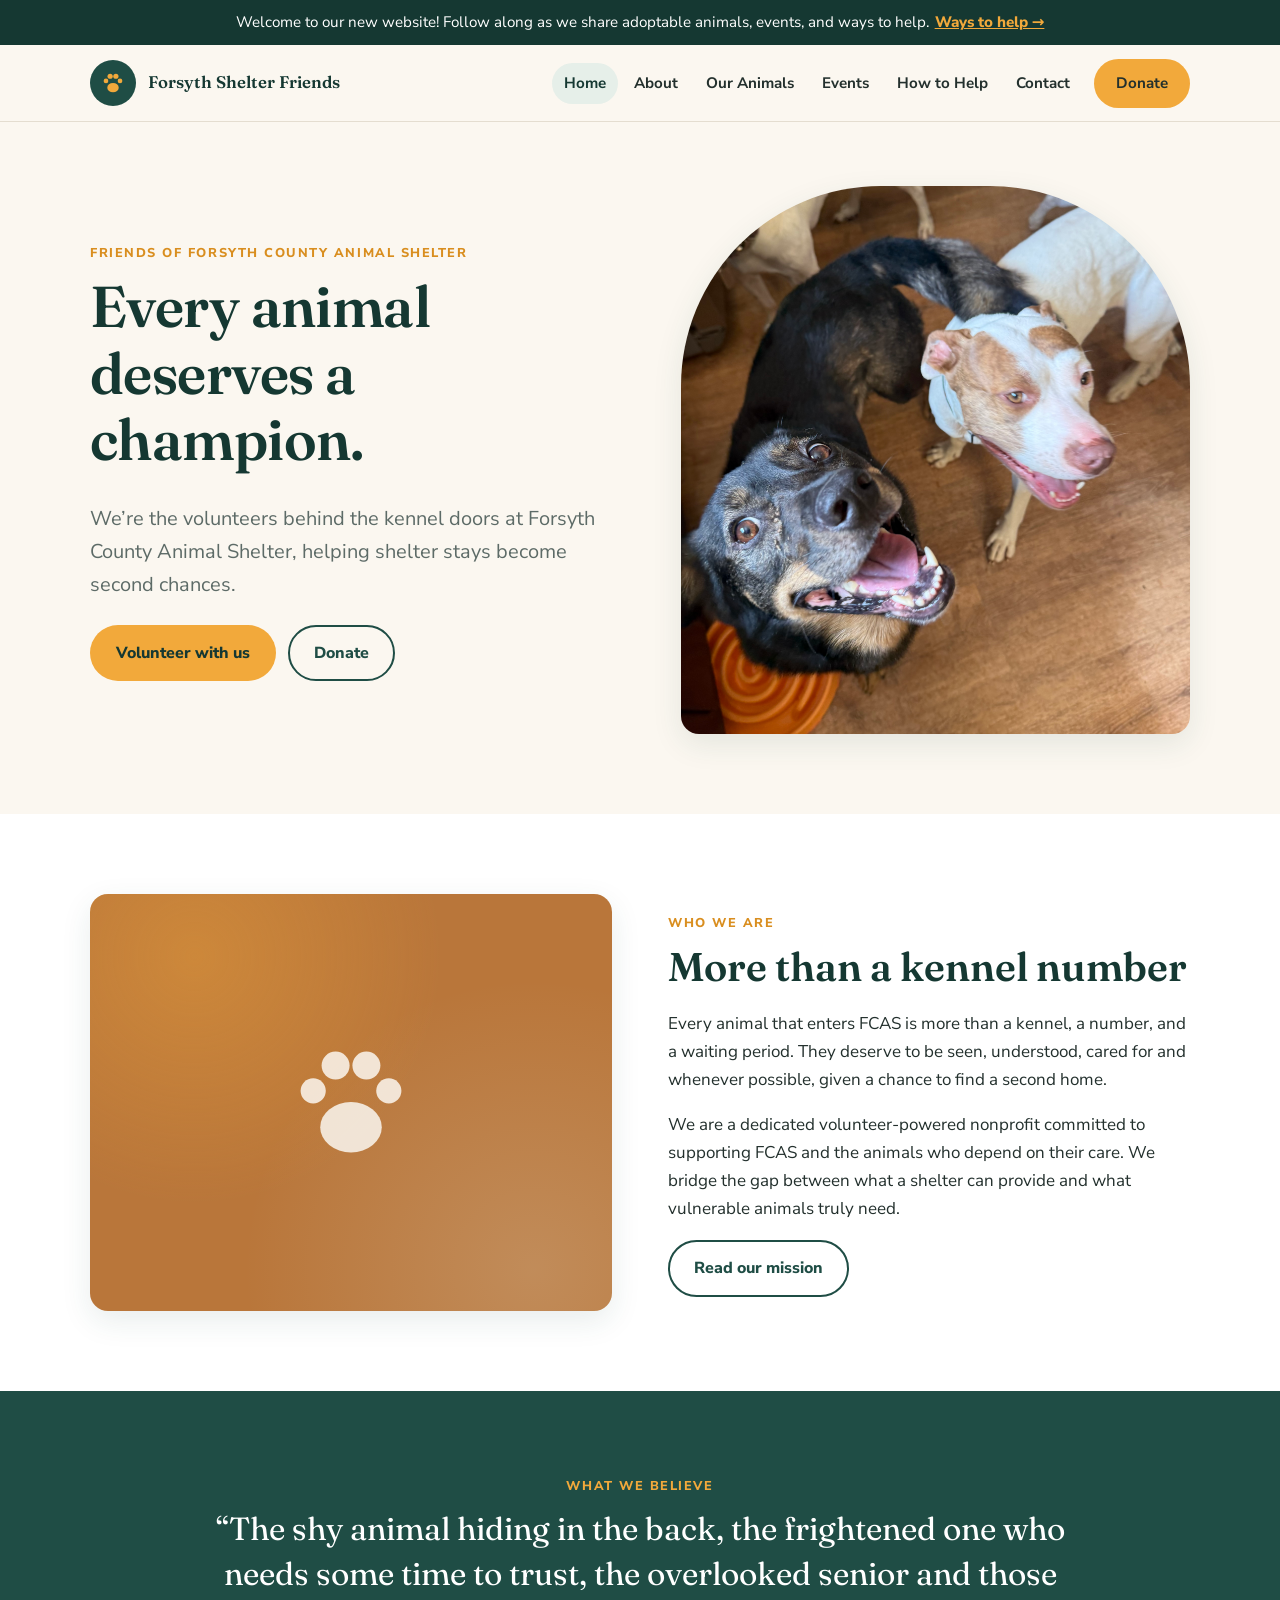
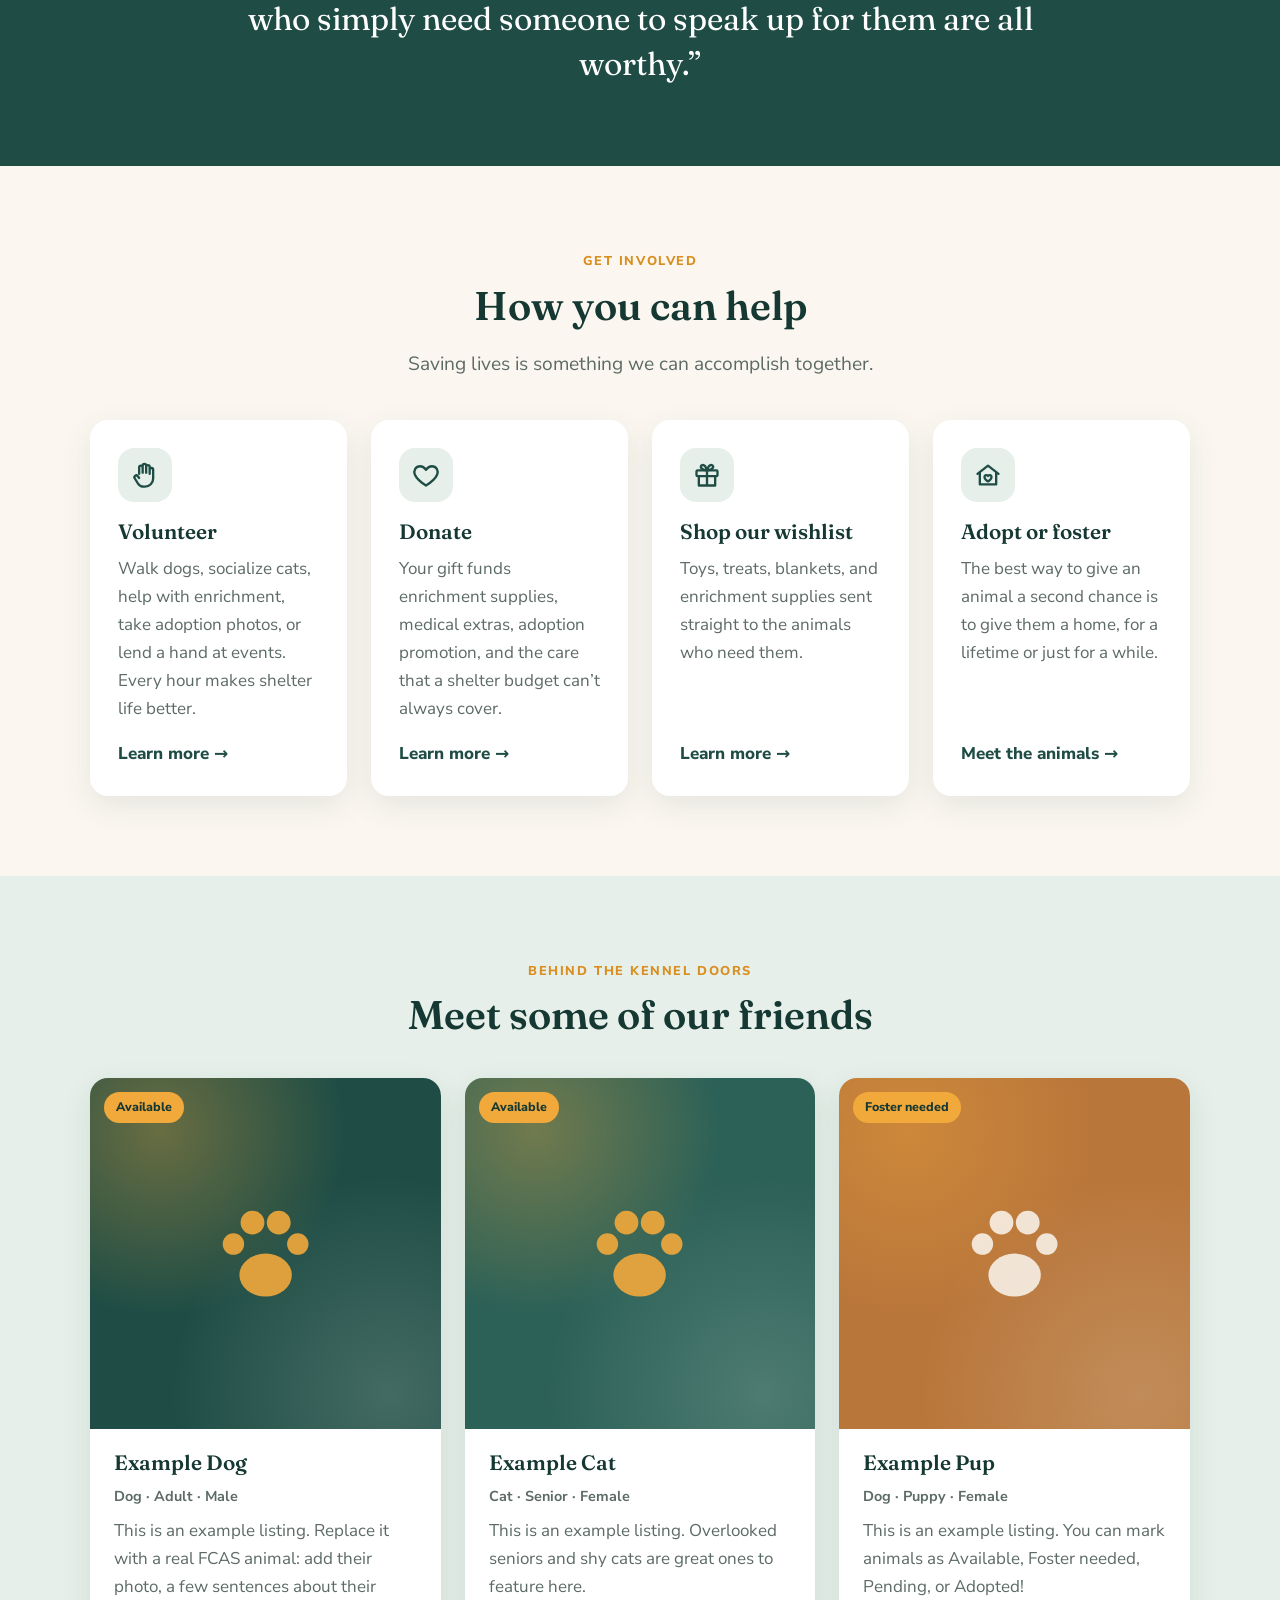
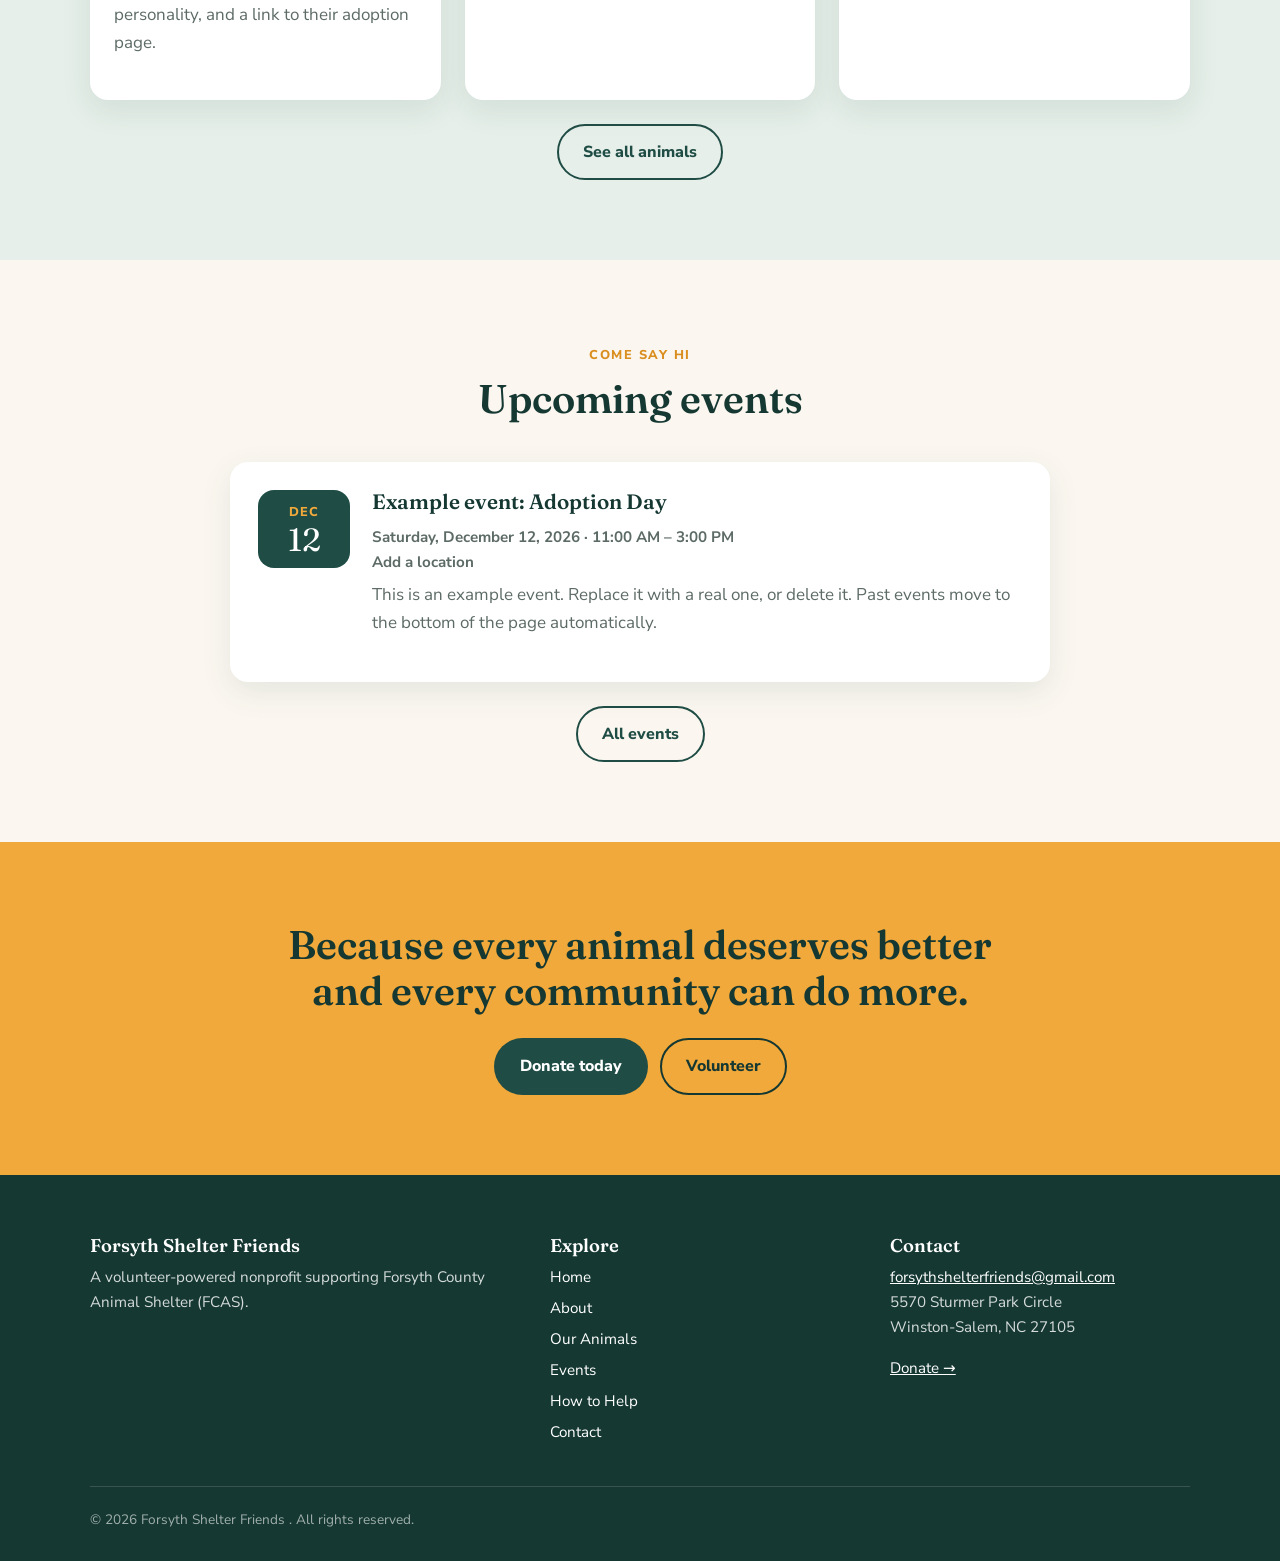
<file: index.html>
<!DOCTYPE html>
<html lang="en">
<head>
<meta charset="utf-8">
<meta name="viewport" content="width=device-width, initial-scale=1">
<title>Friends of FCAS | Every animal deserves a champion</title>
<meta name="description" content="Friends of Forsyth County Animal Shelter: a volunteer-powered nonprofit supporting FCAS and helping shelter animals find second chances.">
<link rel="icon" href="assets/favicon.svg" type="image/svg+xml">
<link rel="preconnect" href="https://fonts.googleapis.com">
<link rel="preconnect" href="https://fonts.gstatic.com" crossorigin>
<link href="https://fonts.googleapis.com/css2?family=Fraunces:opsz,wght@9..144,600&family=Nunito+Sans:wght@400;700;800&display=swap" rel="stylesheet">
<link rel="stylesheet" href="assets/style.css">
</head>
<body data-page="index">
<div id="site-header"></div>
<main>
<section class="hero"><div class="wrap hero-grid">
<div>
<span class="eyebrow">Friends of Forsyth County Animal Shelter</span>
<h1 id="hero-title"></h1>
<p class="lead" id="hero-text"></p>
<div class="btn-row" id="hero-buttons"></div>
</div>
<div class="hero-media" id="hero-media"></div>
</div></section>

<section class="section" style="background:#fff"><div class="wrap split">
<div class="split-media" id="intro-media"></div>
<div>
<span class="eyebrow">Who we are</span>
<h2 id="intro-title"></h2>
<div id="intro-text"></div>
<a class="btn btn-outline" href="about.html">Read our mission</a>
</div>
</div></section>

<section class="section quote-band"><div class="wrap center">
<span class="eyebrow">What we believe</span>
<blockquote id="belief-quote"></blockquote>
</div></section>

<section class="section"><div class="wrap">
<div class="center"><span class="eyebrow">Get involved</span><h2>How you can help</h2>
<p class="lead">Saving lives is something we can accomplish together.</p></div>
<div class="grid grid-4" id="help-cards" style="margin-top:40px"></div>
</div></section>

<section class="section" style="background:var(--sage)"><div class="wrap">
<div class="center"><span class="eyebrow">Behind the kennel doors</span><h2>Meet some of our friends</h2></div>
<div class="grid grid-3" id="animal-cards" style="margin-top:40px"></div>
<div class="center btn-row"><a class="btn btn-outline" href="animals.html">See all animals</a></div>
</div></section>

<section class="section" id="events-section"><div class="wrap">
<div class="center"><span class="eyebrow">Come say hi</span><h2>Upcoming events</h2></div>
<div class="grid" id="event-list" style="margin:40px auto 0;max-width:820px"></div>
<div class="center btn-row"><a class="btn btn-outline" href="events.html">All events</a></div>
</div></section>

<section class="section cta-band"><div class="wrap center">
<h2 id="closing-text"></h2>
<div class="btn-row" id="closing-buttons"></div>
</div></section>
</main>
<div id="site-footer"></div>
<script src="assets/site.js"></script>
</body>
</html>
</file>
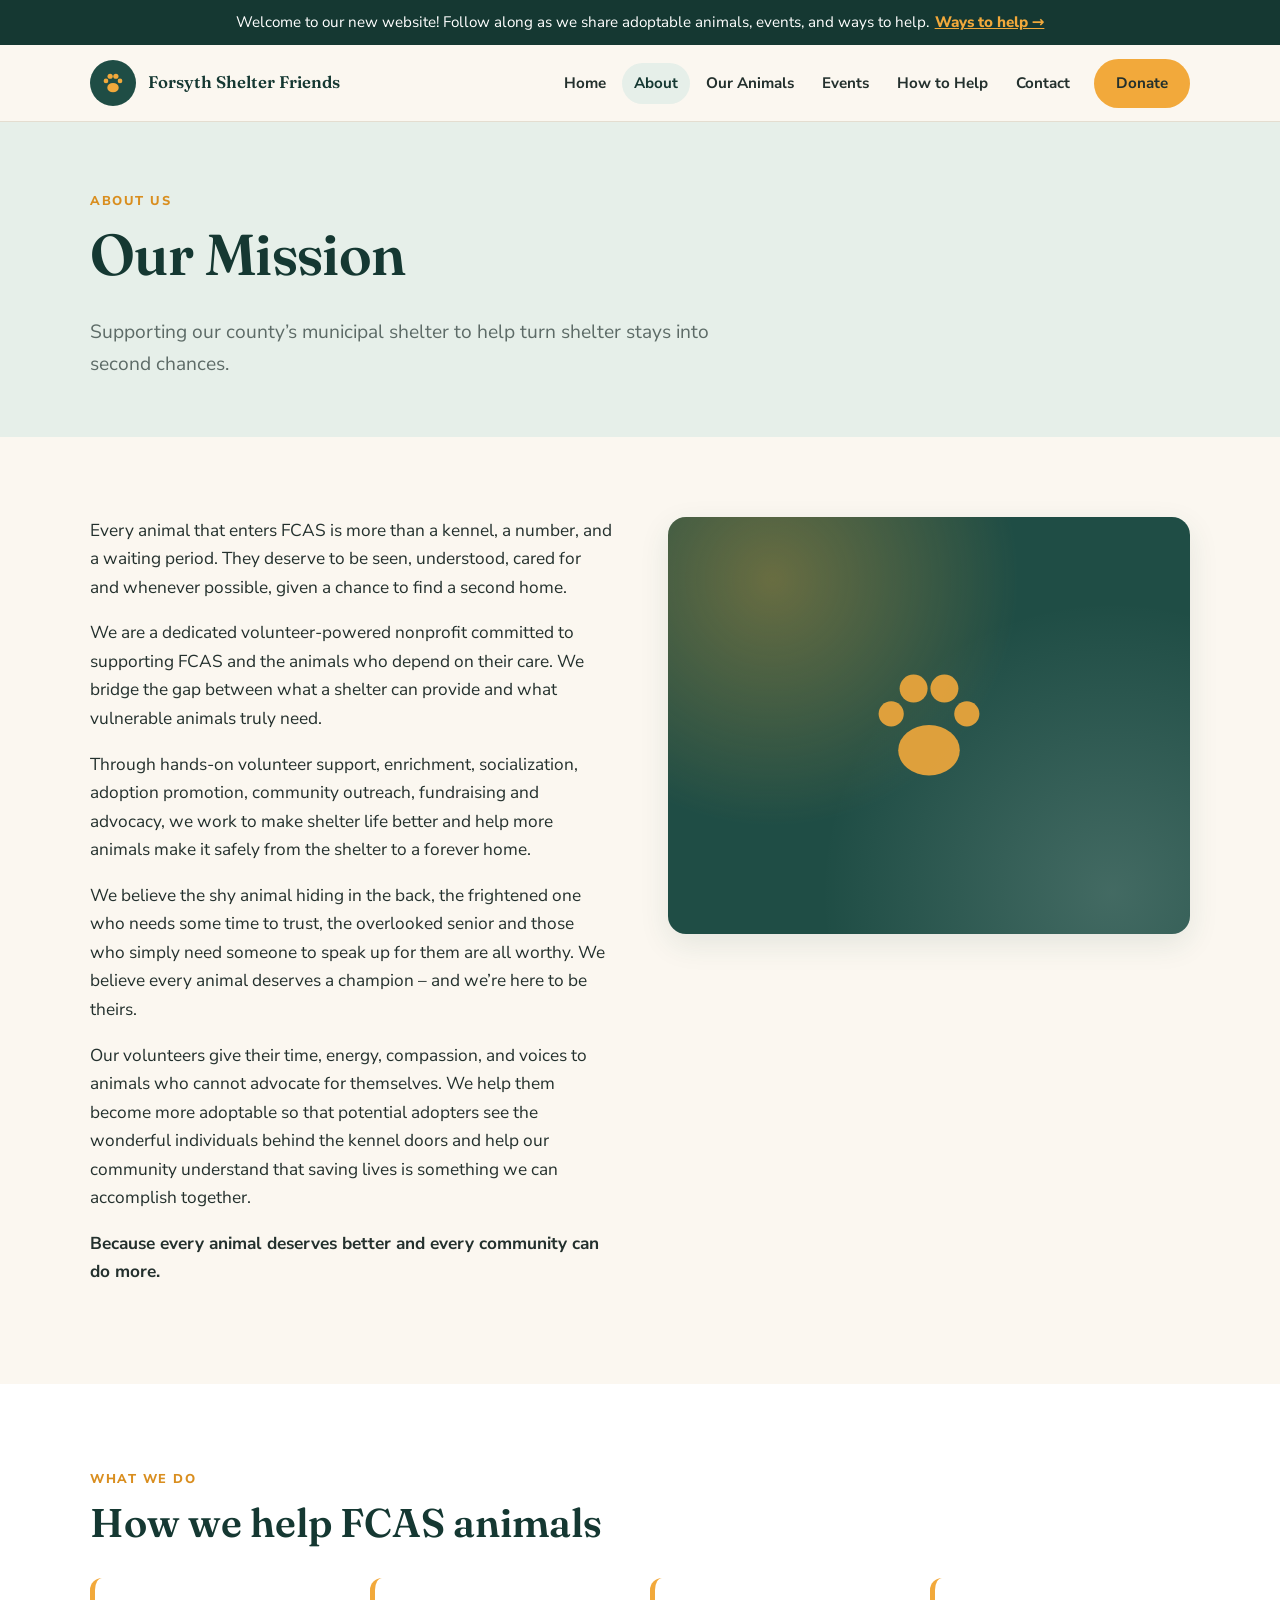
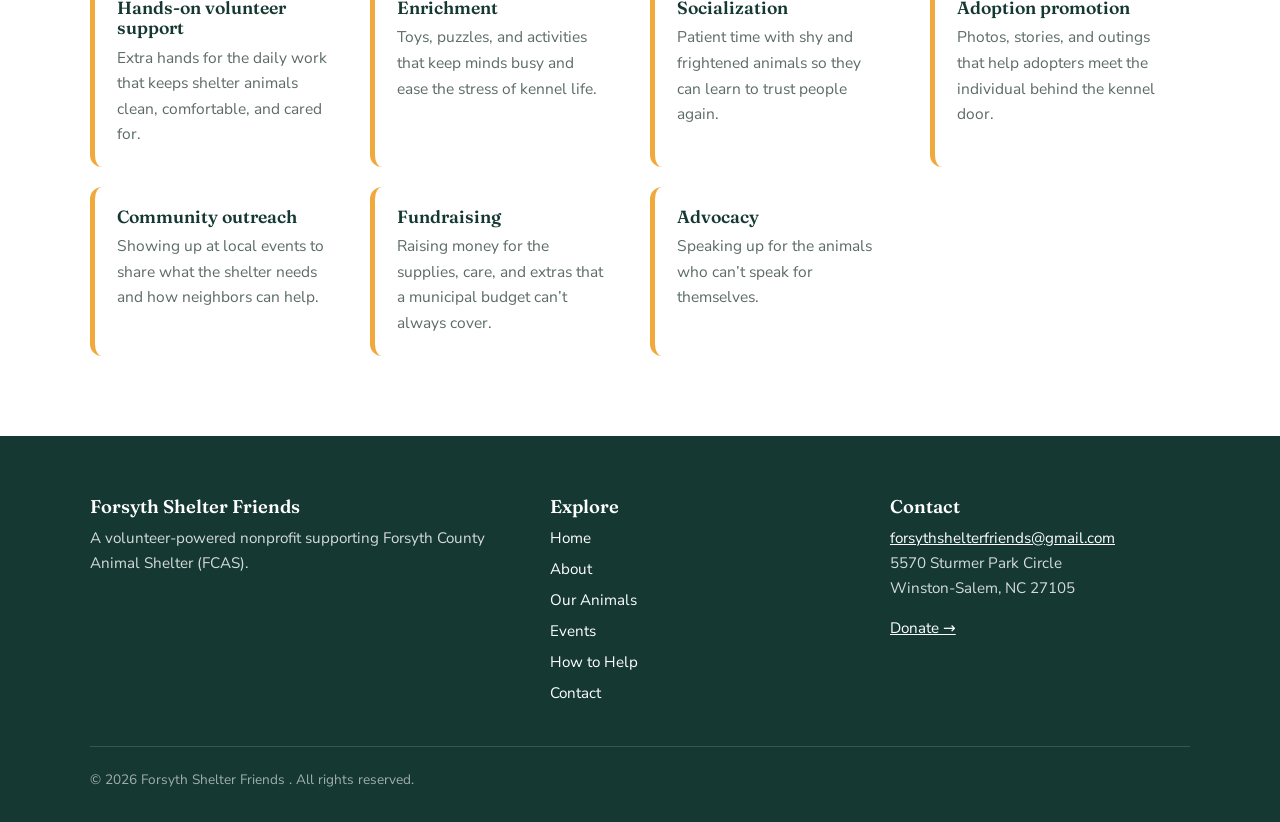
<file: about.html>
<!DOCTYPE html>
<html lang="en">
<head>
<meta charset="utf-8">
<meta name="viewport" content="width=device-width, initial-scale=1">
<title>About Us | Friends of FCAS</title>
<meta name="description" content="Friends of Forsyth County Animal Shelter: a volunteer-powered nonprofit supporting FCAS and helping shelter animals find second chances.">
<link rel="icon" href="assets/favicon.svg" type="image/svg+xml">
<link rel="preconnect" href="https://fonts.googleapis.com">
<link rel="preconnect" href="https://fonts.gstatic.com" crossorigin>
<link href="https://fonts.googleapis.com/css2?family=Fraunces:opsz,wght@9..144,600&family=Nunito+Sans:wght@400;700;800&display=swap" rel="stylesheet">
<link rel="stylesheet" href="assets/style.css">
</head>
<body data-page="about">
<div id="site-header"></div>
<main>
<section class="page-hero"><div class="wrap">
<span class="eyebrow">About us</span>
<h1 id="page-title"></h1>
<p class="lead" id="page-lead"></p>
</div></section>
<section class="section"><div class="wrap split" style="align-items:start">
<div class="prose" id="about-body"></div>
<div class="split-media" id="about-media"></div>
</div></section>
<section class="section" style="background:#fff"><div class="wrap">
<span class="eyebrow">What we do</span><h2>How we help FCAS animals</h2>
<div class="programs" id="program-list" style="margin-top:32px"></div>
</div></section>
<section class="section" id="team-section"><div class="wrap">
<div class="center"><span class="eyebrow">Our people</span><h2>Meet the team</h2></div>
<div class="grid grid-3" id="team-list" style="margin-top:40px"></div>
</div></section>
</main>
<div id="site-footer"></div>
<script src="assets/site.js"></script>
</body>
</html>
</file>
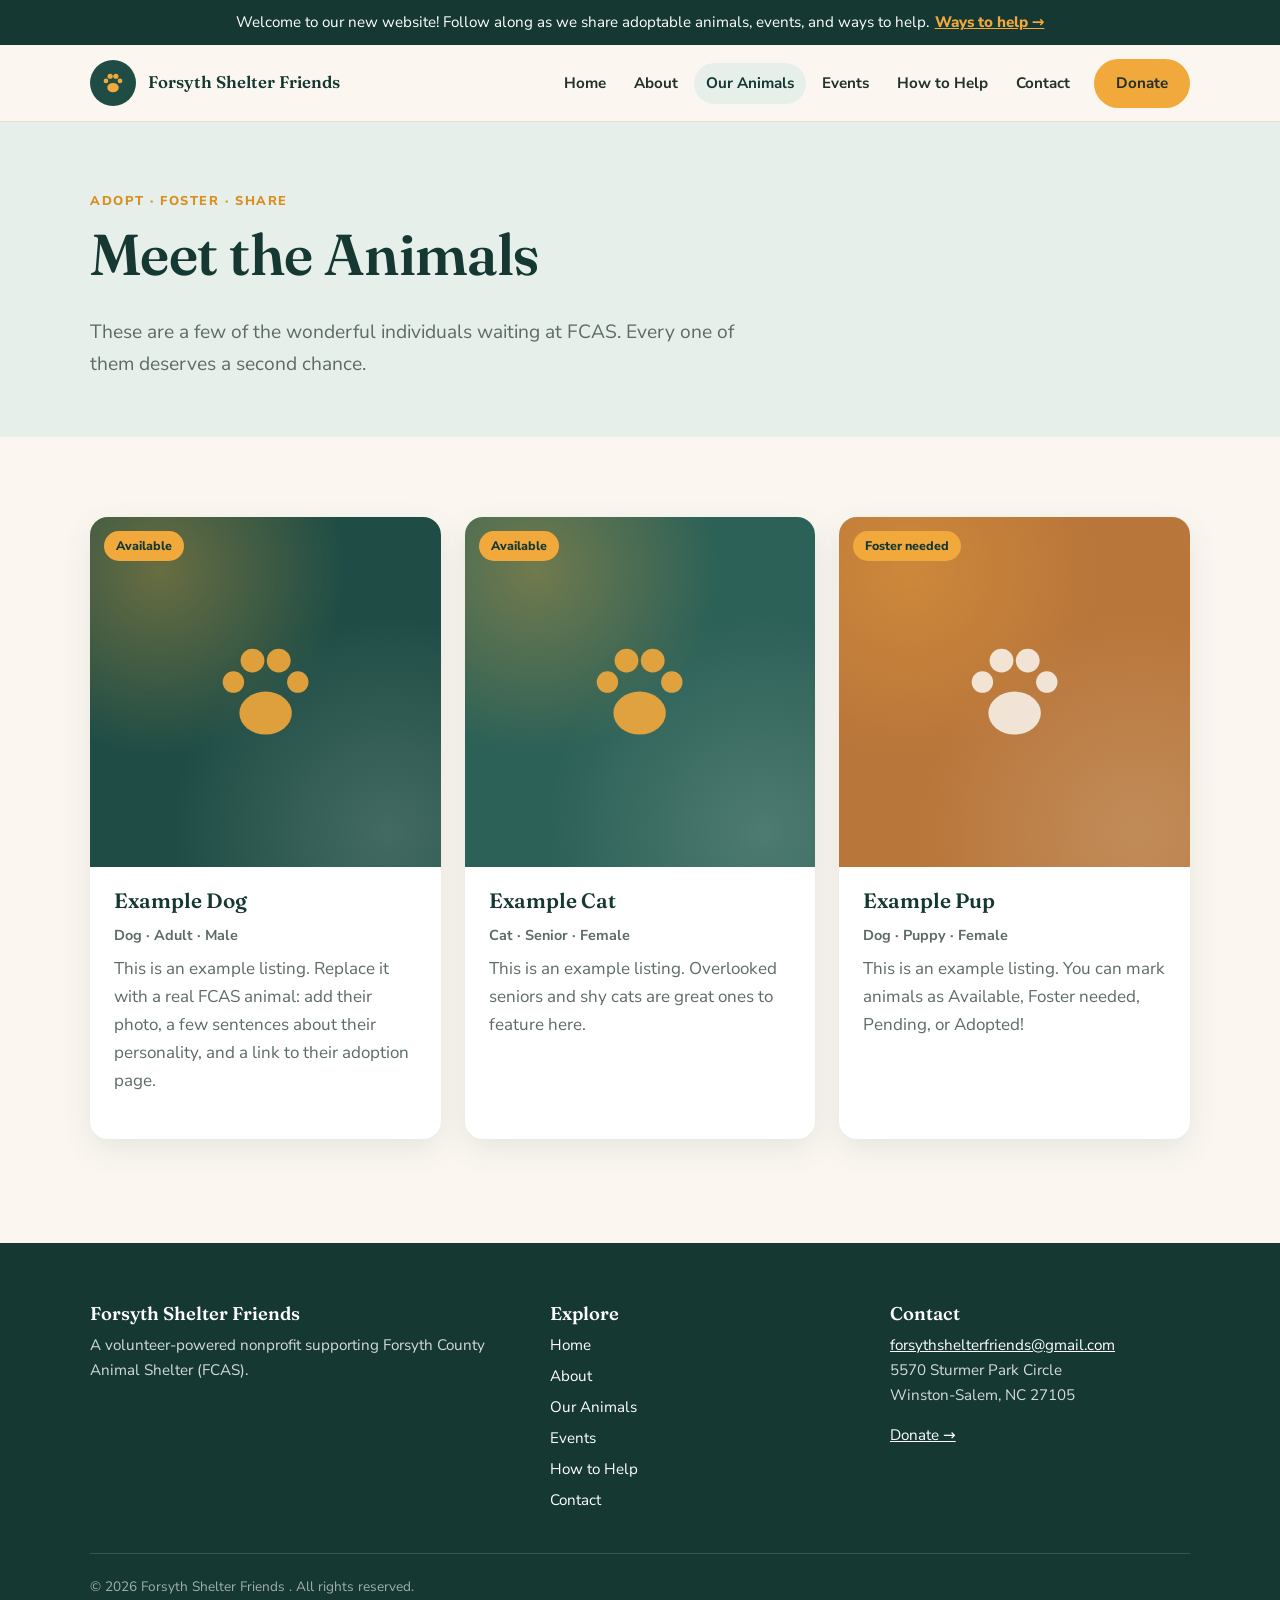
<file: animals.html>
<!DOCTYPE html>
<html lang="en">
<head>
<meta charset="utf-8">
<meta name="viewport" content="width=device-width, initial-scale=1">
<title>Our Animals | Friends of FCAS</title>
<meta name="description" content="Friends of Forsyth County Animal Shelter: a volunteer-powered nonprofit supporting FCAS and helping shelter animals find second chances.">
<link rel="icon" href="assets/favicon.svg" type="image/svg+xml">
<link rel="preconnect" href="https://fonts.googleapis.com">
<link rel="preconnect" href="https://fonts.gstatic.com" crossorigin>
<link href="https://fonts.googleapis.com/css2?family=Fraunces:opsz,wght@9..144,600&family=Nunito+Sans:wght@400;700;800&display=swap" rel="stylesheet">
<link rel="stylesheet" href="assets/style.css">
</head>
<body data-page="animals">
<div id="site-header"></div>
<main>
<section class="page-hero"><div class="wrap">
<span class="eyebrow">Adopt · Foster · Share</span>
<h1 id="page-title"></h1>
<p class="lead" id="page-lead"></p>
</div></section>
<section class="section"><div class="wrap">
<div class="grid grid-3" id="animal-cards"></div>
<div class="center btn-row" id="shelter-link"></div>
</div></section>
</main>
<div id="site-footer"></div>
<script src="assets/site.js"></script>
</body>
</html>
</file>
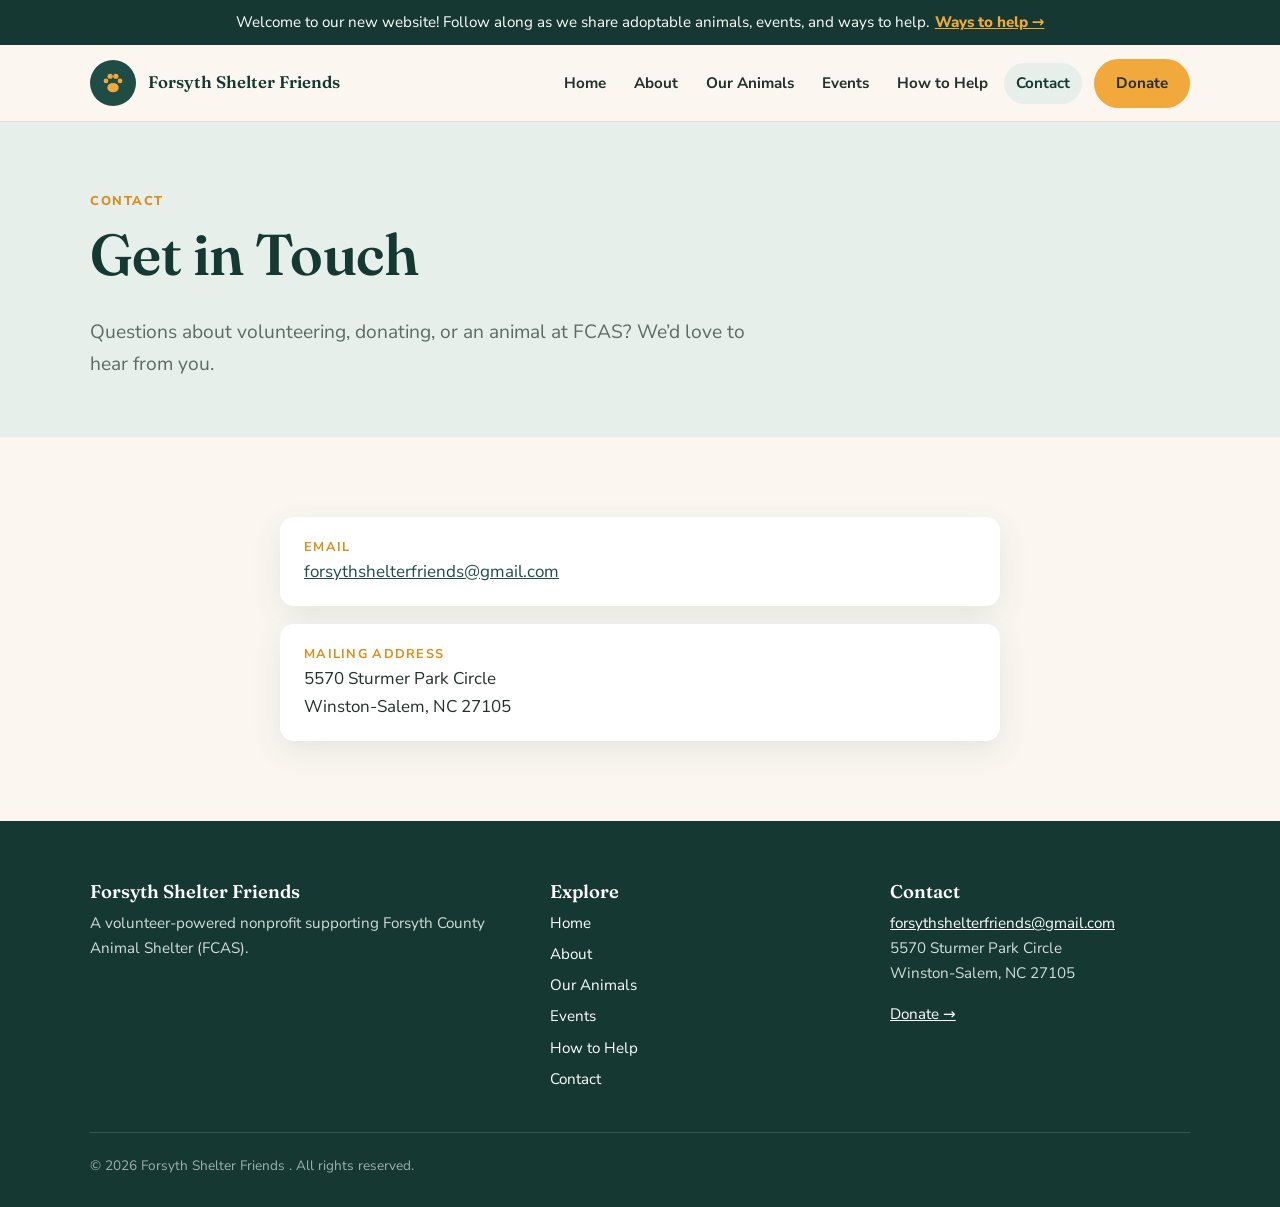
<file: contact.html>
<!DOCTYPE html>
<html lang="en">
<head>
<meta charset="utf-8">
<meta name="viewport" content="width=device-width, initial-scale=1">
<title>Contact | Friends of FCAS</title>
<meta name="description" content="Friends of Forsyth County Animal Shelter: a volunteer-powered nonprofit supporting FCAS and helping shelter animals find second chances.">
<link rel="icon" href="assets/favicon.svg" type="image/svg+xml">
<link rel="preconnect" href="https://fonts.googleapis.com">
<link rel="preconnect" href="https://fonts.gstatic.com" crossorigin>
<link href="https://fonts.googleapis.com/css2?family=Fraunces:opsz,wght@9..144,600&family=Nunito+Sans:wght@400;700;800&display=swap" rel="stylesheet">
<link rel="stylesheet" href="assets/style.css">
</head>
<body data-page="contact">
<div id="site-header"></div>
<main>
<section class="page-hero"><div class="wrap">
<span class="eyebrow">Contact</span>
<h1 id="page-title"></h1>
<p class="lead" id="page-lead"></p>
</div></section>
<section class="section"><div class="wrap" style="max-width:760px">
<ul class="contact-list" id="contact-list"></ul>
</div></section>
</main>
<div id="site-footer"></div>
<script src="assets/site.js"></script>
</body>
</html>
</file>
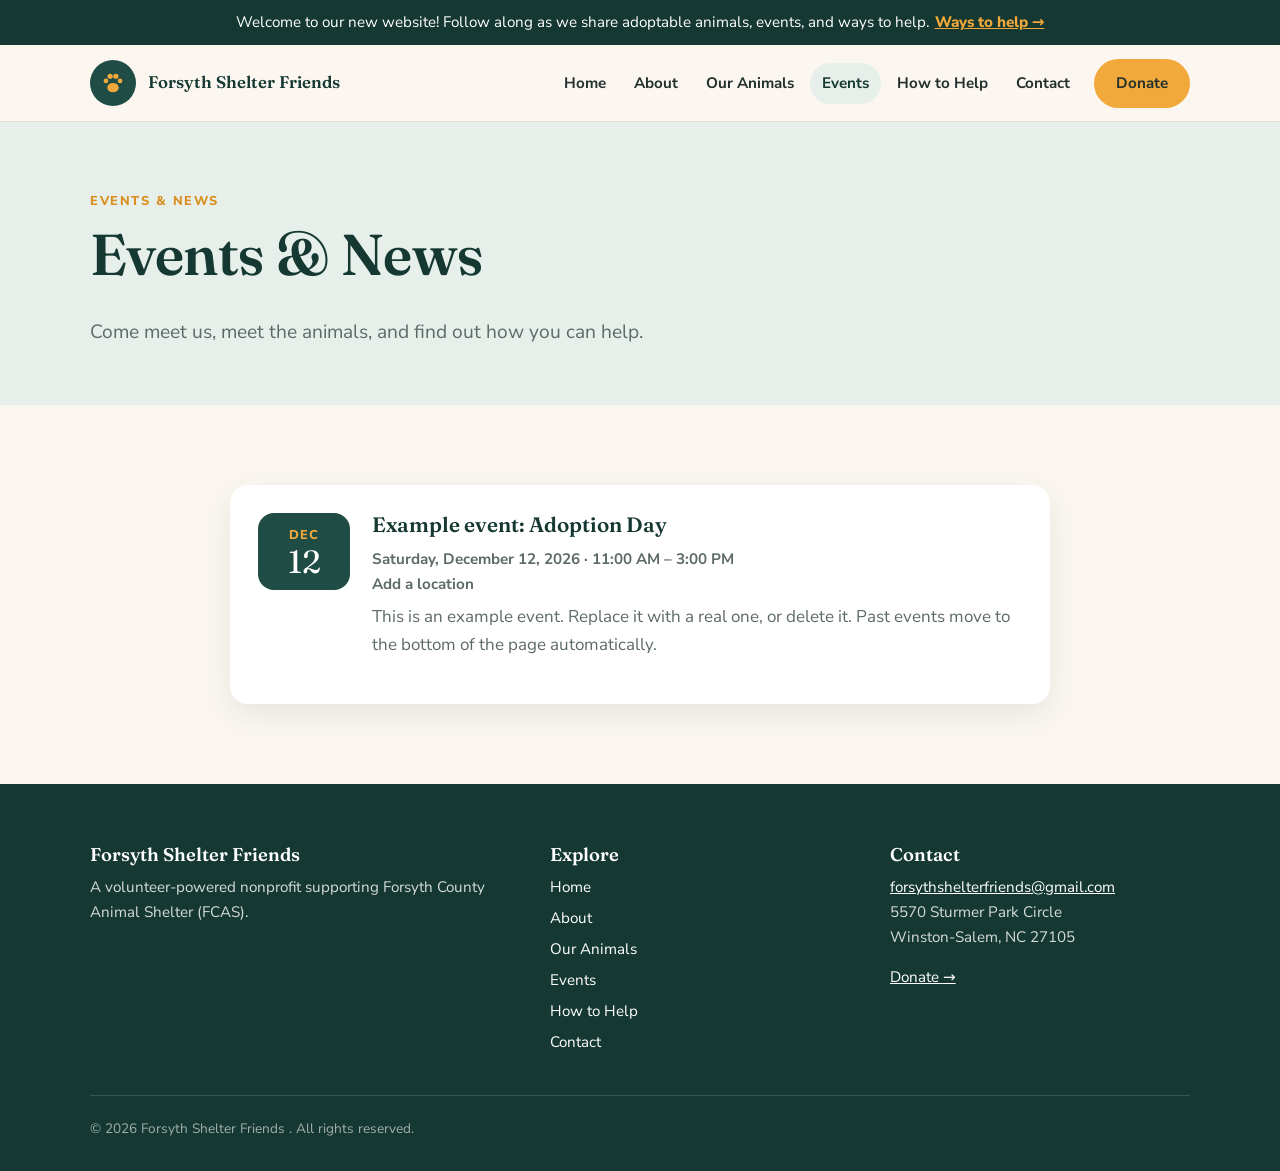
<file: events.html>
<!DOCTYPE html>
<html lang="en">
<head>
<meta charset="utf-8">
<meta name="viewport" content="width=device-width, initial-scale=1">
<title>Events & News | Friends of FCAS</title>
<meta name="description" content="Friends of Forsyth County Animal Shelter: a volunteer-powered nonprofit supporting FCAS and helping shelter animals find second chances.">
<link rel="icon" href="assets/favicon.svg" type="image/svg+xml">
<link rel="preconnect" href="https://fonts.googleapis.com">
<link rel="preconnect" href="https://fonts.gstatic.com" crossorigin>
<link href="https://fonts.googleapis.com/css2?family=Fraunces:opsz,wght@9..144,600&family=Nunito+Sans:wght@400;700;800&display=swap" rel="stylesheet">
<link rel="stylesheet" href="assets/style.css">
</head>
<body data-page="events">
<div id="site-header"></div>
<main>
<section class="page-hero"><div class="wrap">
<span class="eyebrow">Events & news</span>
<h1 id="page-title"></h1>
<p class="lead" id="page-lead"></p>
</div></section>
<section class="section"><div class="wrap" style="max-width:860px">
<div class="grid" id="event-list"></div>
</div></section>
<section class="section tight" id="past-section" style="padding-top:0"><div class="wrap" style="max-width:860px">
<h2>Past events</h2>
<div class="grid" id="past-list"></div>
</div></section>
</main>
<div id="site-footer"></div>
<script src="assets/site.js"></script>
</body>
</html>
</file>
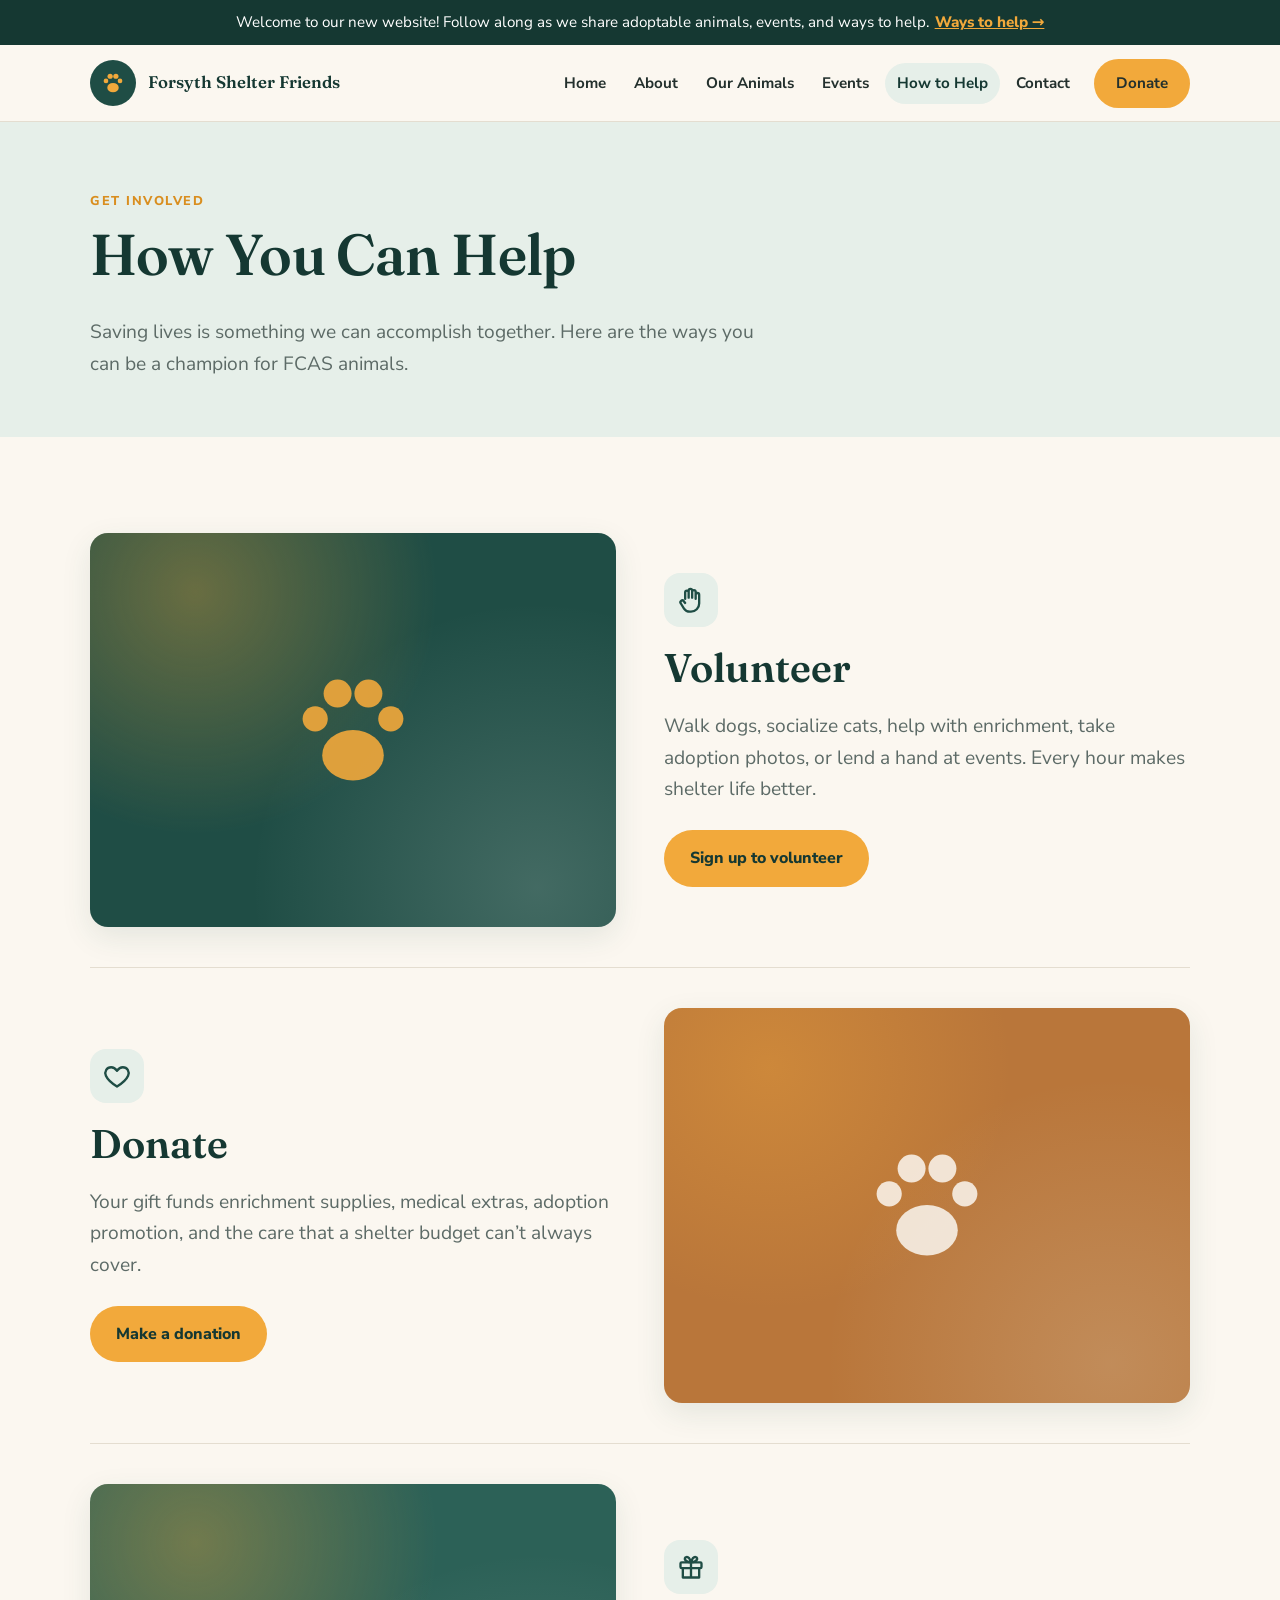
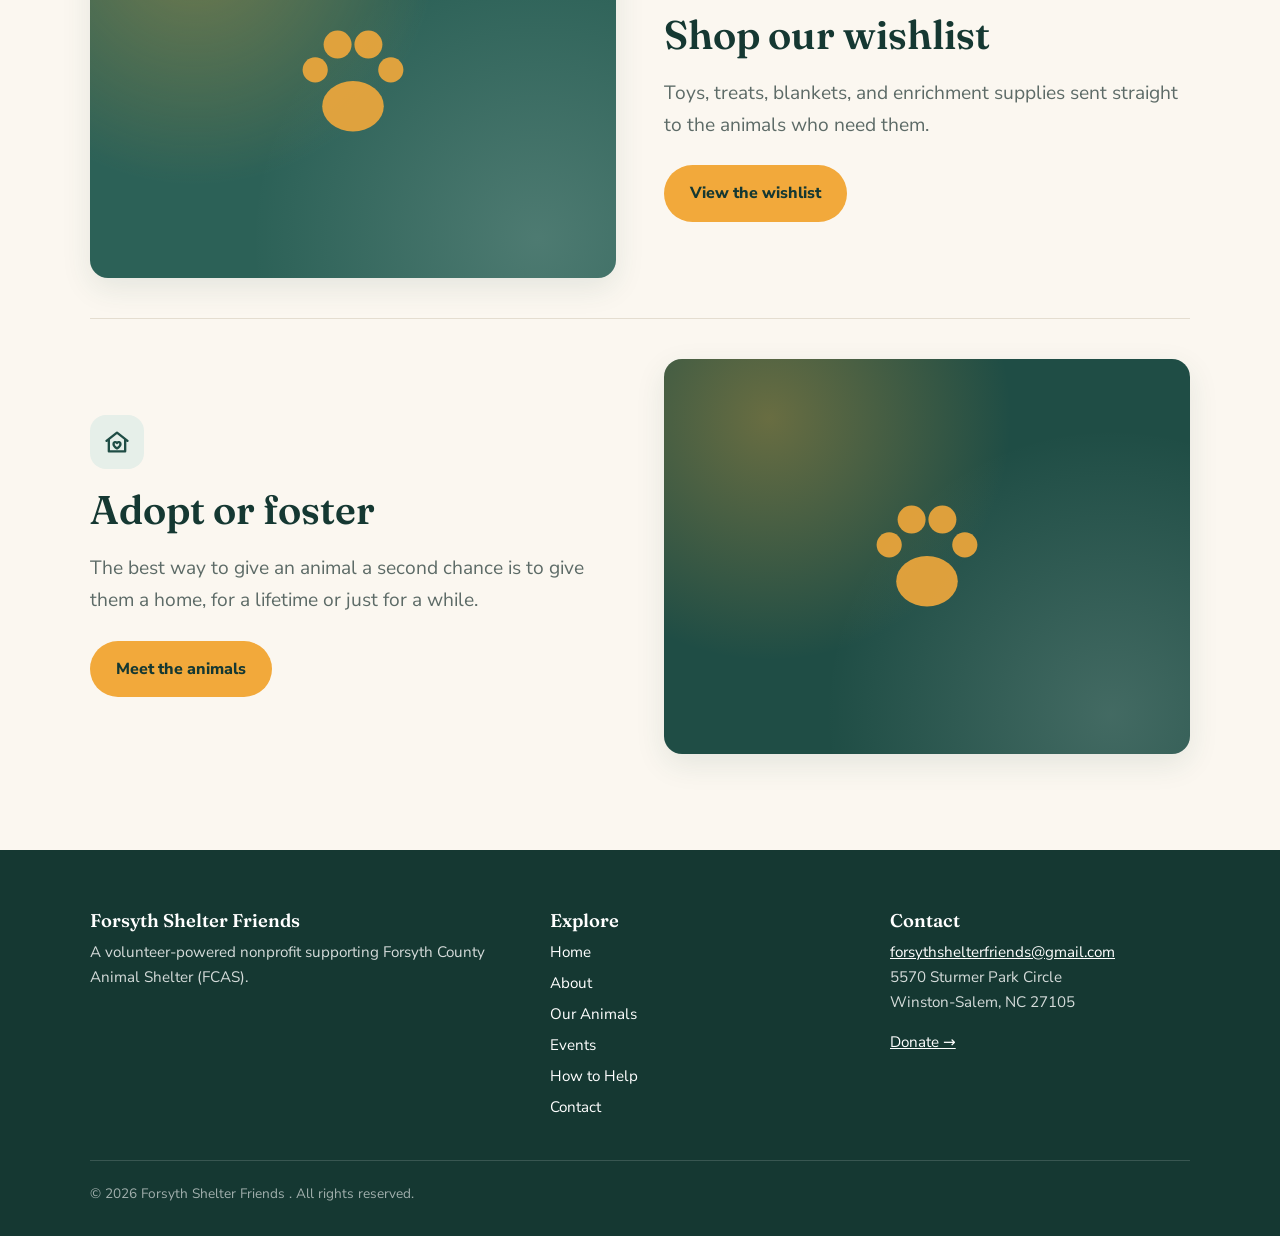
<file: help.html>
<!DOCTYPE html>
<html lang="en">
<head>
<meta charset="utf-8">
<meta name="viewport" content="width=device-width, initial-scale=1">
<title>How to Help | Friends of FCAS</title>
<meta name="description" content="Friends of Forsyth County Animal Shelter: a volunteer-powered nonprofit supporting FCAS and helping shelter animals find second chances.">
<link rel="icon" href="assets/favicon.svg" type="image/svg+xml">
<link rel="preconnect" href="https://fonts.googleapis.com">
<link rel="preconnect" href="https://fonts.gstatic.com" crossorigin>
<link href="https://fonts.googleapis.com/css2?family=Fraunces:opsz,wght@9..144,600&family=Nunito+Sans:wght@400;700;800&display=swap" rel="stylesheet">
<link rel="stylesheet" href="assets/style.css">
</head>
<body data-page="help">
<div id="site-header"></div>
<main>
<section class="page-hero"><div class="wrap">
<span class="eyebrow">Get involved</span>
<h1 id="page-title"></h1>
<p class="lead" id="page-lead"></p>
</div></section>
<section class="section tight"><div class="wrap" id="help-rows"></div></section>
</main>
<div id="site-footer"></div>
<script src="assets/site.js"></script>
</body>
</html>
</file>
<file: assets/style.css>
:root {
  --forest: #1f4d45;
  --forest-dark: #153832;
  --sage: #e6efe9;
  --marigold: #f2a93b;
  --marigold-dark: #d98e1f;
  --cream: #fbf7f0;
  --ink: #23302d;
  --muted: #5d6b67;
  --line: #e4ddd0;
  --white: #ffffff;
  --radius: 18px;
  --shadow: 0 10px 30px rgba(31, 77, 69, 0.10);
  --max: 1140px;
}

* { box-sizing: border-box; }
html { scroll-behavior: smooth; }
body {
  margin: 0;
  font-family: "Nunito Sans", system-ui, -apple-system, "Segoe UI", sans-serif;
  font-size: 17px;
  line-height: 1.65;
  color: var(--ink);
  background: var(--cream);
}
img { max-width: 100%; display: block; }
a { color: var(--forest); }
h1, h2, h3 {
  font-family: "Fraunces", Georgia, serif;
  line-height: 1.15;
  color: var(--forest-dark);
  margin: 0 0 .5em;
  font-weight: 600;
}
h1 { font-size: clamp(2.2rem, 5vw, 3.6rem); letter-spacing: -0.01em; }
h2 { font-size: clamp(1.7rem, 3.4vw, 2.5rem); }
h3 { font-size: 1.3rem; }
p { margin: 0 0 1em; }

.wrap { max-width: var(--max); margin: 0 auto; padding: 0 20px; }
.section { padding: 80px 0; }
.section.tight { padding: 56px 0; }
.eyebrow {
  display: inline-block;
  font-size: .8rem; font-weight: 800; letter-spacing: .12em; text-transform: uppercase;
  color: var(--marigold-dark); margin-bottom: 10px;
}
.center { text-align: center; }
.lead { font-size: 1.2rem; color: var(--muted); max-width: 680px; }
.center .lead { margin-left: auto; margin-right: auto; }

/* Buttons */
.btn {
  display: inline-flex; align-items: center; gap: 8px;
  padding: 13px 24px; border-radius: 999px;
  font-weight: 800; font-size: 1rem; text-decoration: none;
  border: 2px solid transparent; cursor: pointer;
  transition: transform .15s ease, background .15s ease;
}
.btn:hover { transform: translateY(-2px); }
.btn-primary { background: var(--marigold); color: var(--forest-dark); }
.btn-primary:hover { background: var(--marigold-dark); }
.btn-outline { border-color: currentColor; color: var(--forest); background: transparent; }
.btn-light { border-color: rgba(255,255,255,.8); color: #fff; }
.btn-row { display: flex; flex-wrap: wrap; gap: 12px; margin-top: 24px; }
.center .btn-row, .btn-row.center { justify-content: center; }

/* Announcement */
.announce {
  background: var(--forest-dark); color: #fff; text-align: center;
  font-size: .95rem; padding: 10px 20px;
}
.announce a { color: var(--marigold); font-weight: 800; margin-left: 6px; }

/* Header */
.site-header {
  background: rgba(251, 247, 240, .96);
  border-bottom: 1px solid var(--line);
  position: sticky; top: 0; z-index: 50;
  backdrop-filter: blur(6px);
}
.header-inner { display: flex; align-items: center; justify-content: space-between; gap: 20px; min-height: 76px; }
.brand { display: flex; align-items: center; gap: 12px; text-decoration: none; color: var(--forest-dark); }
.brand img { height: 52px; width: auto; }
.brand-mark {
  width: 46px; height: 46px; border-radius: 50%;
  background: var(--forest); display: grid; place-items: center; flex: none;
}
.brand-mark svg { width: 26px; height: 26px; fill: var(--marigold); }
.brand-text { font-family: "Fraunces", Georgia, serif; font-weight: 600; font-size: 1.05rem; line-height: 1.15; max-width: 220px; }
.nav { display: flex; align-items: center; gap: 4px; }
.nav a {
  text-decoration: none; color: var(--ink); font-weight: 700; font-size: .95rem;
  padding: 8px 12px; border-radius: 999px;
}
.nav a:hover, .nav a.active { background: var(--sage); color: var(--forest-dark); }
.nav .btn { margin-left: 8px; padding: 10px 20px; }
.nav .btn:hover { background: var(--marigold-dark); }
.menu-toggle {
  display: none; background: none; border: 0; padding: 8px; cursor: pointer; color: var(--forest-dark);
}
.menu-toggle svg { width: 30px; height: 30px; }

/* Hero */
.hero { padding: 64px 0 80px; }
.hero-grid { display: grid; grid-template-columns: 1.05fr 1fr; gap: 56px; align-items: center; }
.hero p.lead { font-size: 1.25rem; }
.hero-media {
  aspect-ratio: 4 / 4.3; border-radius: 200px 200px var(--radius) var(--radius);
  overflow: hidden; box-shadow: var(--shadow); position: relative;
}
.hero-media img { width: 100%; height: 100%; object-fit: cover; }

/* Placeholder artwork when no photo is set */
.ph {
  width: 100%; height: 100%; min-height: 220px;
  background-color: var(--forest);
  background-image: radial-gradient(circle at 20% 15%, rgba(242,169,59,.35), transparent 45%),
                    radial-gradient(circle at 85% 90%, rgba(230,239,233,.18), transparent 50%);
  display: grid; place-items: center; color: rgba(255,255,255,.75);
}
.ph svg { width: 34%; max-width: 140px; fill: rgba(242,169,59,.9); }
.ph.alt { background-color: #2c6157; }
.ph.warm { background-color: #b9763a; }
.ph.warm svg { fill: rgba(251,247,240,.85); }

/* Intro split */
.split { display: grid; grid-template-columns: 1fr 1fr; gap: 56px; align-items: center; }
.split-media { border-radius: var(--radius); overflow: hidden; aspect-ratio: 5/4; box-shadow: var(--shadow); }
.split-media img { width: 100%; height: 100%; object-fit: cover; }

/* Quote band */
.quote-band { background: var(--forest); color: #fff; }
.quote-band blockquote {
  margin: 0 auto; max-width: 860px; text-align: center;
  font-family: "Fraunces", Georgia, serif; font-size: clamp(1.4rem, 2.8vw, 2rem); line-height: 1.4;
}
.quote-band .eyebrow { color: var(--marigold); }

/* Cards */
.grid { display: grid; gap: 24px; }
.grid-4 { grid-template-columns: repeat(4, 1fr); }
.grid-3 { grid-template-columns: repeat(3, 1fr); }
.card {
  background: var(--white); border-radius: var(--radius); padding: 28px;
  box-shadow: var(--shadow); display: flex; flex-direction: column;
}
.card p { color: var(--muted); flex: 1; }
.card .more { font-weight: 800; text-decoration: none; }
.icon-badge {
  width: 54px; height: 54px; border-radius: 16px; background: var(--sage);
  display: grid; place-items: center; margin-bottom: 18px;
}
.icon-badge svg { width: 28px; height: 28px; fill: none; stroke: var(--forest); stroke-width: 2; stroke-linecap: round; stroke-linejoin: round; }

/* Animal cards */
.animal { padding: 0; overflow: hidden; }
.animal-photo { aspect-ratio: 1 / 1; position: relative; }
.animal-photo img { width: 100%; height: 100%; object-fit: cover; }
.animal-body { padding: 22px 24px 26px; display: flex; flex-direction: column; flex: 1; }
.animal-meta { font-size: .9rem; color: var(--muted); font-weight: 700; margin-bottom: 8px; }
.badge {
  position: absolute; top: 14px; left: 14px;
  background: var(--marigold); color: var(--forest-dark);
  font-size: .78rem; font-weight: 800; padding: 5px 12px; border-radius: 999px;
}
.badge.adopted { background: var(--sage); }
.badge.pending { background: #fff; }

/* Events */
.event { display: grid; grid-template-columns: 92px 1fr; gap: 22px; align-items: start; }
.date-chip {
  background: var(--forest); color: #fff; border-radius: 16px; text-align: center; padding: 12px 6px;
}
.date-chip .m { font-size: .8rem; font-weight: 800; letter-spacing: .1em; text-transform: uppercase; color: var(--marigold); }
.date-chip .d { font-family: "Fraunces", Georgia, serif; font-size: 2rem; line-height: 1; }
.event-meta { font-weight: 700; color: var(--muted); font-size: .95rem; margin-bottom: 6px; }
.event img { border-radius: 12px; margin: 10px 0 14px; max-height: 320px; object-fit: cover; width: 100%; }
.past { opacity: .7; }

/* Page header */
.page-hero { background: var(--sage); padding: 64px 0 56px; }
.page-hero .lead { margin-bottom: 0; }

/* Rich text */
.prose { max-width: 760px; }
.prose p { font-size: 1.08rem; }

/* Help rows */
.help-row { display: grid; grid-template-columns: 1fr 1fr; gap: 48px; align-items: center; padding: 40px 0; border-bottom: 1px solid var(--line); }
.help-row:last-child { border-bottom: 0; }
.help-row:nth-child(even) .help-media { order: 2; }
.help-media { border-radius: var(--radius); overflow: hidden; aspect-ratio: 4/3; box-shadow: var(--shadow); }
.help-media img { width: 100%; height: 100%; object-fit: cover; }

/* Programs list */
.programs { display: grid; grid-template-columns: repeat(auto-fill, minmax(240px, 1fr)); gap: 20px; }
.program { background: #fff; border-left: 5px solid var(--marigold); border-radius: 12px; padding: 20px 22px; }
.program h3 { font-size: 1.1rem; margin-bottom: 6px; }
.program p { margin: 0; color: var(--muted); font-size: .97rem; }

/* Team */
.person { text-align: center; }
.person .avatar { width: 140px; height: 140px; border-radius: 50%; overflow: hidden; margin: 0 auto 14px; }
.person .avatar img { width: 100%; height: 100%; object-fit: cover; }
.person .role { color: var(--muted); font-weight: 700; font-size: .95rem; }

/* Contact */
.contact-list { list-style: none; padding: 0; margin: 0; display: grid; gap: 18px; }
.contact-list li { background: #fff; border-radius: 14px; padding: 20px 24px; box-shadow: var(--shadow); }
.contact-list strong { display: block; font-size: .8rem; letter-spacing: .1em; text-transform: uppercase; color: var(--marigold-dark); }
.socials { display: flex; flex-wrap: wrap; gap: 10px; }
.socials a {
  text-decoration: none; font-weight: 800; font-size: .9rem;
  padding: 8px 16px; border-radius: 999px; border: 2px solid currentColor;
}

/* CTA band */
.cta-band { background: var(--marigold); }
.cta-band h2 { color: var(--forest-dark); max-width: 780px; margin: 0 auto 6px; }
.cta-band .btn-primary { background: var(--forest); color: #fff; }
.cta-band .btn-primary:hover { background: var(--forest-dark); }
.cta-band .btn-outline { color: var(--forest-dark); }

/* Footer */
.site-footer { background: var(--forest-dark); color: rgba(255,255,255,.82); padding: 60px 0 30px; font-size: .95rem; }
.site-footer a { color: #fff; }
.site-footer h3 { color: #fff; font-size: 1.15rem; }
.footer-grid { display: grid; grid-template-columns: 1.4fr 1fr 1fr; gap: 40px; }
.footer-links { list-style: none; margin: 0; padding: 0; display: grid; gap: 6px; }
.footer-links a { text-decoration: none; }
.footer-links a:hover { text-decoration: underline; }
.site-footer .socials a { color: var(--marigold); }
.footer-bottom { border-top: 1px solid rgba(255,255,255,.15); margin-top: 40px; padding-top: 22px; font-size: .85rem; color: rgba(255,255,255,.6); }

.empty { color: var(--muted); font-style: italic; }

/* Responsive */
@media (max-width: 980px) {
  .grid-4 { grid-template-columns: repeat(2, 1fr); }
  .nav {
    display: none; position: absolute; top: 100%; left: 0; right: 0;
    flex-direction: column; align-items: stretch; background: var(--cream);
    border-bottom: 1px solid var(--line); padding: 12px 20px 20px;
  }
  .nav.open { display: flex; }
  .nav a { padding: 12px 14px; }
  .nav .btn { margin: 8px 0 0; justify-content: center; }
  .menu-toggle { display: block; }
}
@media (max-width: 780px) {
  body { font-size: 16px; }
  .section { padding: 56px 0; }
  .hero { padding: 36px 0 56px; }
  .hero-grid, .split, .help-row, .footer-grid { grid-template-columns: 1fr; gap: 32px; }
  .hero-media { aspect-ratio: 4/3; border-radius: 120px 120px var(--radius) var(--radius); order: -1; }
  .help-row:nth-child(even) .help-media { order: 0; }
  .grid-3 { grid-template-columns: 1fr; }
  .brand-text { font-size: .95rem; max-width: 180px; }
}
@media (max-width: 520px) {
  .grid-4 { grid-template-columns: 1fr; }
  .event { grid-template-columns: 70px 1fr; gap: 16px; }
}
</file>
